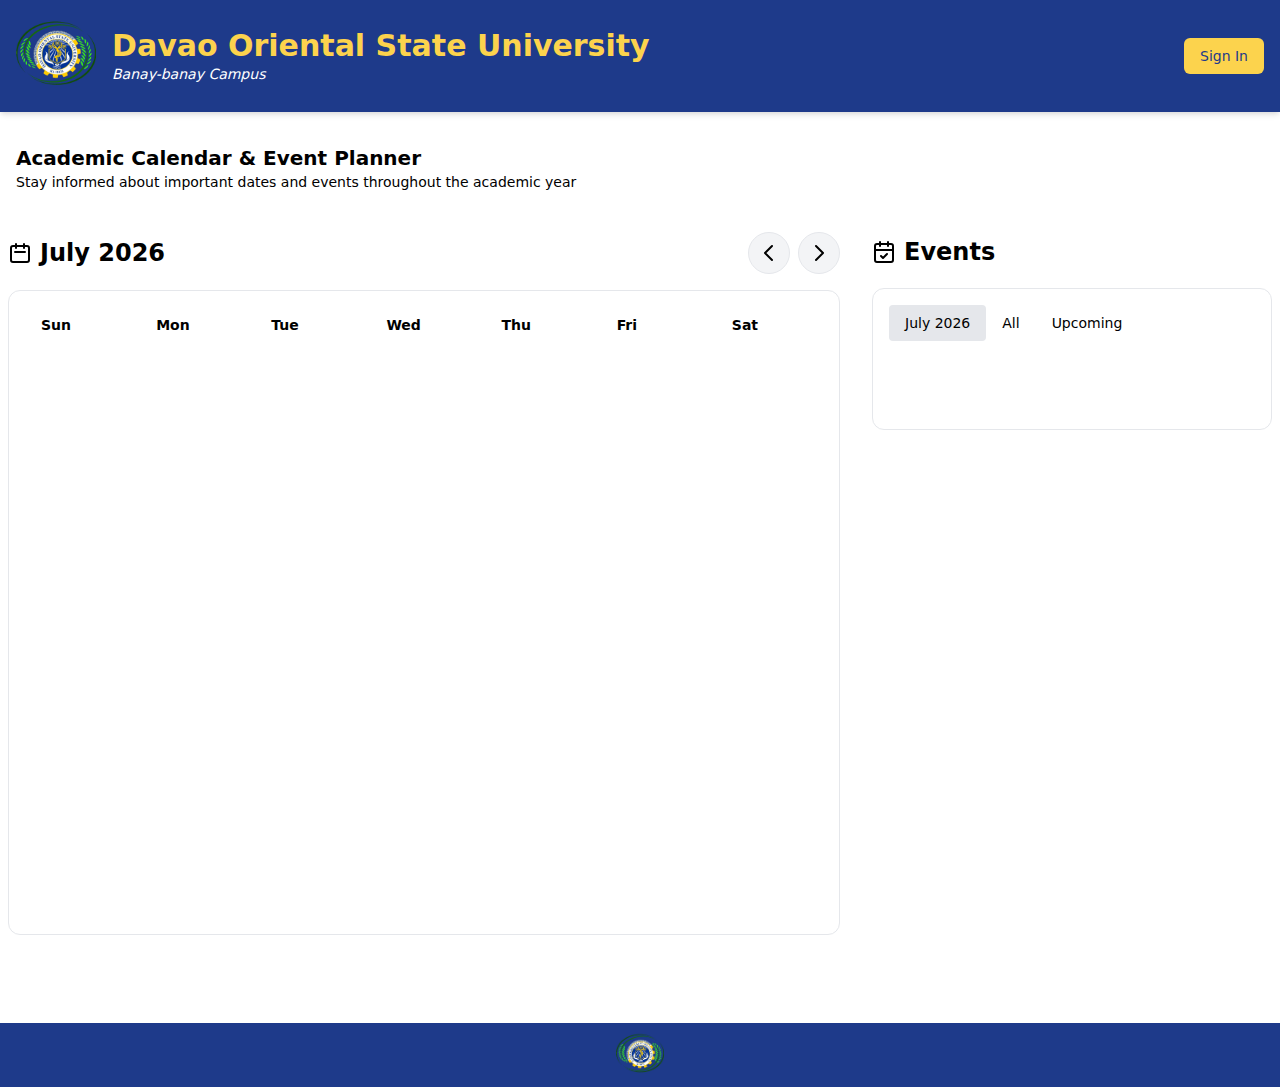
<file: index.html>
<!DOCTYPE html>
<html lang="en">
<head>
    <meta charset="UTF-8">
    <meta name="viewport" content="width=device-width, initial-scale=1.0">
    <title>Dorsu Event Calendar</title>
    <link rel="stylesheet" href="assets/css/tailwind.min.css">
    <link rel="stylesheet" href="assets/css/style.css">
    <link rel="shortcut icon" href="assets/img/dorsu-logo-bc.png" type="image/x-icon">
<body class="min-h-screen relative">
    <!-- header -->
    <header class="bg-blue-900 text-white shadow-md mb-4 p-4">
        <div class="max-w-7xl mx-auto">
          <div class="flex items-center justify-between">
            <div class="flex items-center">
              <img class="h-16 md:h-20 w-16 md:w-20" src="../assets/img/dorsu-logo-bc.png" alt="DOrSU Logo">
              <div class="ml-4">
                <h1 class="text-2xl sm:text-3xl font-bold text-yellow-300">Davao Oriental State University</h1>
                <p class="text-sm italic">Banay-banay Campus</p>
              </div>
            </div>
            <div class="flex items-center">
              <a href="auth/signin.html" class="bg-yellow-300 hover:bg-yellow-400 text-blue-900 text-sm font-medium py-2 px-4 rounded-md transition duration-300 ease-in-out focus:outline-none focus:ring-2 focus:ring-offset-2 focus:ring-red-500">
                Sign In
              </a>
            </div>
          </div>
        </div>
      </header>
        <div class="w-full flex items-center p-4 justify-center mb-4">
            <div class="max-w-7xl mx-auto w-full">
                    <div class="flex flex-col items-center justify-center rounded-2xl w-full h-full">
                        <div class="flex flex-col w-full">
                            <p class="text-xl font-bold">Academic Calendar & Event Planner</p>
                            <p class="text-sm">Stay informed about important dates and events throughout the academic year</p>
                        </div>
                    </div>
  
            </div>
        </div>
        
    <!-- main -->
    <div class="max-w-7xl mx-auto mb-4 md:mb-20">
        <!-- Main Content -->
        <div class="rounded-xl space-y-16 p-2">
            <div class="grid grid-cols-1 lg:grid-cols-3 gap-8">
                <div class="lg:col-span-2 space-y-4 rounded-xl bg-white">
                    <div class="w-full flex justify-between items-center">
                        <h2 class="text-2xl font-bold flex items-center ">
                            <svg xmlns="http://www.w3.org/2000/svg" class="h-6 w-6 mr-2" fill="none" viewBox="0 0 24 24" stroke="currentColor">
                                <path stroke-linecap="round" stroke-linejoin="round" stroke-width="2" d="M8 7V3m8 4V3m-9 8h10M5 21h14a2 2 0 002-2V7a2 2 0 00-2-2H5a2 2 0 00-2 2v12a2 2 0 002 2z" />
                            </svg>
                            <span id="currentMonthYear"></span>
                        </h2>
                        <div class="flex space-x-2">
                            <button id="prevMonth" class="p-2 rounded-full border bg-gray-100">
                                <svg xmlns="http://www.w3.org/2000/svg" class="h-6 w-6" fill="none" viewBox="0 0 24 24" stroke="currentColor">
                                    <path stroke-linecap="round" stroke-linejoin="round" stroke-width="2" d="M15 19l-7-7 7-7" />
                                </svg>
                            </button>
                            <button id="nextMonth" class="p-2 rounded-full border bg-gray-100">
                                <svg xmlns="http://www.w3.org/2000/svg" class="h-6 w-6" fill="none" viewBox="0 0 24 24" stroke="currentColor">
                                    <path stroke-linecap="round" stroke-linejoin="round" stroke-width="2" d="M9 5l7 7-7 7" />
                                </svg>
                            </button>
                        </div>
                    </div>
                    <div id="calendar" class="space-y-2 rounded-xl border p-4"></div>
                </div>
                <div class="rounded-lg space-y-4 relative bg-white">
                    <div class="h-10 w-full flex justify-between items-center">
                        <h2 class="text-2xl font-bold flex items-center ">
                            <svg xmlns="http://www.w3.org/2000/svg" class="h-6 w-6 mr-2" width="24" height="24" viewBox="0 0 24 24" fill="none" stroke="currentColor" stroke-width="2" stroke-linecap="round" stroke-linejoin="round" class="lucide lucide-calendar-check">
                                <path d="M8 2v4"/><path d="M16 2v4"/><rect width="18" height="18" x="3" y="4" rx="2"/><path d="M3 10h18"/><path d="m9 16 2 2 4-4"/>
                            </svg>
                            <span id="currentMonthYear">Events</span>
                        </h2>
                    </div>
                    <div class="space-y-4 rounded-xl overflow-hidden border p-4">
                        <div class="flex">
                            <button class="w-full sm:w-auto rounded py-2 px-4 text-xs sm:text-sm font-medium text-center bg-gray-200" onclick="showTab('thisMonth')" id="thisMonthTab">
                                This Month's Events
                            </button>
                            <button class="w-full sm:w-auto rounded py-2 px-4 text-xs sm:text-sm font-medium text-center" onclick="showTab('all')" id="allTab">
                                All
                            </button>
                            <button class="w-full sm:w-auto rounded py-2 px-4 text-xs sm:text-sm font-medium text-center" onclick="showTab('upcoming')" id="upcomingTab">
                                Upcoming
                            </button>
                        </div>
                        <div class="">
                            
                        </div>
                        <div id="monthEvents" class="overflow-y-auto relative space-y-2" style="max-height: 560px;">
                           
                            
                        </div>
                        <!-- <div class="bg-gradient-to-t from-white to-blue-0 absolute h-1/6 w-full bottom-0 left-0 z-1000 rounded-b-3xl"></div> -->
                    </div>
                </div>    
            </div>
        </div>
    </div>
    <!-- footer -->
    <div class="w-full flex items-center justify-center bg-blue-900 text-white">
        <div class="max-w-7xl mx-auto w-full flex items-center justify-center p-2">
            <img src="assets/img/dorsu-logo-bc.png" alt="DOrSU Logo" class="h-12 w-12">
        </div>
    </div>
    <!-- Modal -->
    <div id="eventModal" class="hidden top-0 h-screen fixed inset-0 z-1000 bg-black bg-opacity-50 flex items-center justify-center p-4">
        <div class="bg-white m-15% mx-auto p-4 w-full md:w-4/5 max-w-md rounded-2xl fade-in">
            <span id="event-modal-btn" class="close text-gray-400 float-right text-2xl font-bold cursor-pointer hover:text-black">&times;</span>
            <h2 id="modalTitle" class="text-lg font-semibold mb-2"></h2>
            <div id="modalContent" class="space-y-2 overflow-auto" style="max-height: 400px;"></div>
        </div>
    </div>

    <script src="assets/js/script.js"></script>
</body>
</html>
</file>
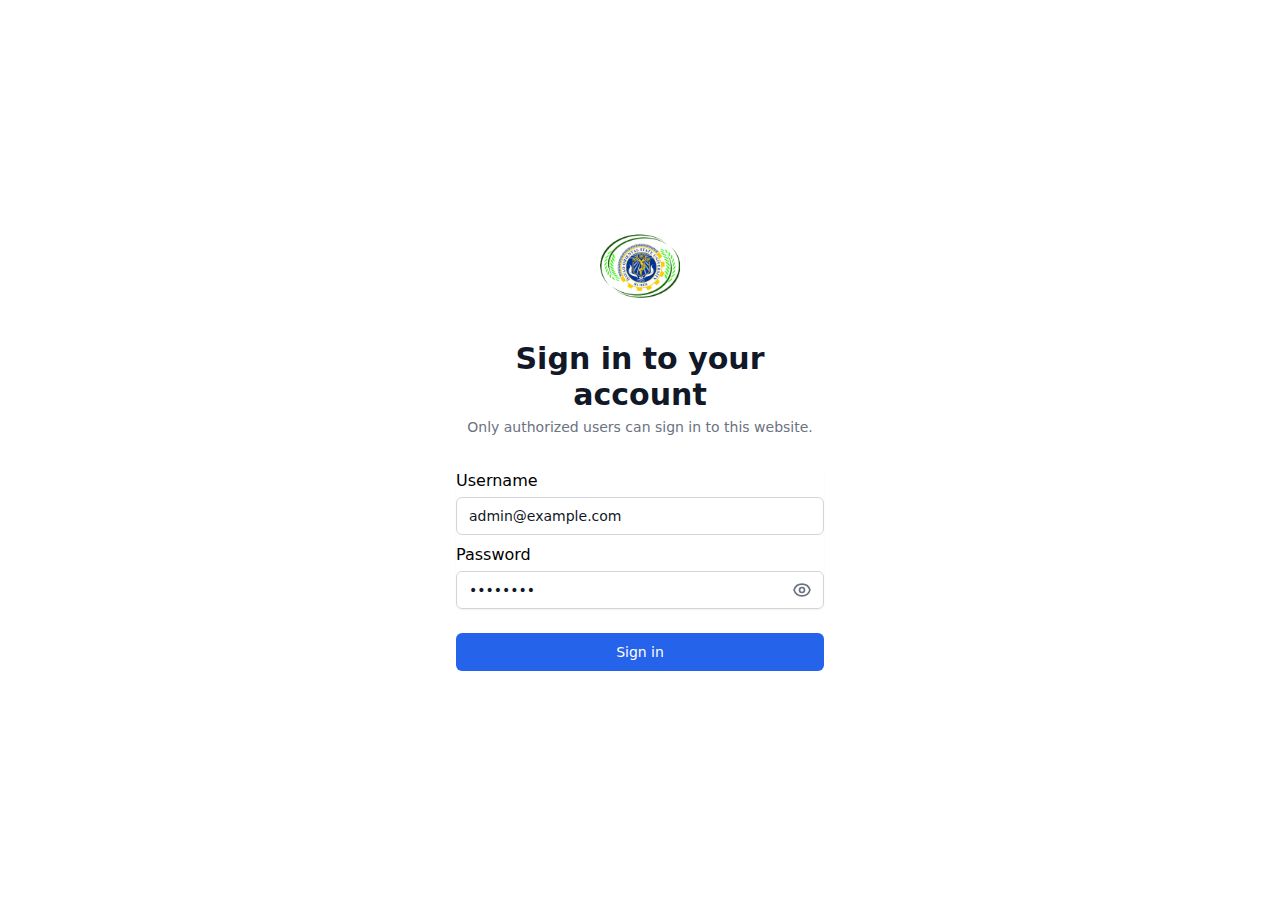
<file: admin/admin.html>
<!DOCTYPE html>
<html lang="en">
<head>
    <meta charset="UTF-8">
    <meta name="viewport" content="width=device-width, initial-scale=1.0">
    <title>Dorsu Event Calendar</title>
    <link rel="stylesheet" href="../assets/css/tailwind.min.css">
    <link rel="stylesheet" href="../assets/css/style.css">
    <link rel="shortcut icon" href="../assets/img/dorsu-logo-bc.png" type="image/x-icon">
<body class="min-h-screen relative">
    <!-- header -->
    <header class="bg-blue-900 text-white shadow-md mb-4 p-4">
      <div class="max-w-7xl mx-auto">
        <div class="flex items-center justify-between">
          <div class="flex items-center">
            <img class="h-16 md:h-20 w-16 md:w-20" src="../assets/img/dorsu-logo-bc.png" alt="DOrSU Logo">
            <div class="ml-4">
              <h1 class="text-2xl sm:text-3xl font-bold text-yellow-300">Davao Oriental State University</h1>
              <p class="text-sm italic">Banay-banay Campus</p>
            </div>
          </div>
          <div class="flex items-center">
            <span id="userDisplay" class="hidden sm:inline-block mr-4 text-sm">
              Welcome, <span id="userName" class="font-semibold"></span>
            </span>
            <button id="logoutBtn" class="bg-red-600 hover:bg-red-700 text-white text-sm font-medium py-2 px-4 rounded-md transition duration-300 ease-in-out focus:outline-none focus:ring-2 focus:ring-offset-2 focus:ring-red-500">
              Logout
            </button>
          </div>
        </div>
      </div>
    </header>

    <div class="w-full flex items-center justify-center mb-4">
      <div class="max-w-7xl mx-auto w-full p-2">
        <div class="flex flex-col items-center justify-center rounded-2xl w-full h-full">
            <div class="flex flex-col w-full">
              <p class="text-xl font-bold">Manage Academic Calendar & Event Planner</p>
            </div>
          </div>
      </div>
    </div>
    <!-- main -->
    <div class="max-w-7xl mx-auto mb-4">
        <!-- Main Content -->
        <div class="rounded-xl space-y-16 p-2">
            <div class="w-full h-auto">
                <h2 class="text-2xl font-bold text-gray-900 mb-4">Analytics</h2>
                <div class="grid grid-cols-2 md:grid-cols-3 lg:grid-cols-4 gap-2 md:gap-4" id="analytics">

                </div>
            </div>
            <div class="grid grid-cols-1 lg:grid-cols-3 gap-8">
                <div class="lg:col-span-2 space-y-4 rounded-xl bg-white">
                    <div class="w-full flex justify-between items-center">
                        <h2 class="text-2xl font-bold flex items-center ">
                            <svg xmlns="http://www.w3.org/2000/svg" class="h-6 w-6 mr-2" fill="none" viewBox="0 0 24 24" stroke="currentColor">
                                <path stroke-linecap="round" stroke-linejoin="round" stroke-width="2" d="M8 7V3m8 4V3m-9 8h10M5 21h14a2 2 0 002-2V7a2 2 0 00-2-2H5a2 2 0 00-2 2v12a2 2 0 002 2z" />
                            </svg>
                            <span id="currentMonthYear"></span>
                        </h2>
                        <div class="flex space-x-2">
                            <button id="prevMonth" class="p-2 rounded-full border bg-gray-100">
                                <svg xmlns="http://www.w3.org/2000/svg" class="h-6 w-6" fill="none" viewBox="0 0 24 24" stroke="currentColor">
                                    <path stroke-linecap="round" stroke-linejoin="round" stroke-width="2" d="M15 19l-7-7 7-7" />
                                </svg>
                            </button>
                            <button id="nextMonth" class="p-2 rounded-full border bg-gray-100">
                                <svg xmlns="http://www.w3.org/2000/svg" class="h-6 w-6" fill="none" viewBox="0 0 24 24" stroke="currentColor">
                                    <path stroke-linecap="round" stroke-linejoin="round" stroke-width="2" d="M9 5l7 7-7 7" />
                                </svg>
                            </button>
                        </div>
                    </div>
                    <div id="calendar" class="space-y-2 rounded-xl border p-4"></div>
                </div>
                <div class="rounded-lg space-y-4 relative bg-white">
                    <div class="h-10 w-full flex justify-between items-center">
                        <h2 class="text-2xl font-bold flex items-center ">
                            <svg xmlns="http://www.w3.org/2000/svg" class="h-6 w-6 mr-2" width="24" height="24" viewBox="0 0 24 24" fill="none" stroke="currentColor" stroke-width="2" stroke-linecap="round" stroke-linejoin="round" class="lucide lucide-calendar-check">
                                <path d="M8 2v4"/><path d="M16 2v4"/><rect width="18" height="18" x="3" y="4" rx="2"/><path d="M3 10h18"/><path d="m9 16 2 2 4-4"/>
                            </svg>
                            <span id="currentMonthYear">Events</span>
                        </h2>
                        <button onclick="openEventModalForm()" class="h-9 px-2 flex items-center justify-center bg-blue-600 text-white rounded">
                            <svg xmlns="http://www.w3.org/2000/svg" class="h-4 w-4" fill="none" viewBox="0 0 24 24" stroke="currentColor">
                                <path stroke-linecap="round" stroke-linejoin="round" stroke-width="2" d="M12 6v6m0 0v6m0-6h6m-6 0H6" />
                            </svg>
                            <span>Add event</span>
                        </button>
                    </div>
                    <div class="space-y-4 rounded-xl overflow-hidden border p-4">
                        <div class="flex">
                            <button class="w-full sm:w-auto rounded py-2 px-4 text-xs sm:text-sm font-medium text-center bg-gray-200" onclick="showTab('thisMonth')" id="thisMonthTab">
                                This Month's Events
                            </button>
                            <button class="w-full sm:w-auto rounded py-2 px-4 text-xs sm:text-sm font-medium text-center" onclick="showTab('all')" id="allTab">
                                All
                            </button>
                            <button class="w-full sm:w-auto rounded py-2 px-4 text-xs sm:text-sm font-medium text-center" onclick="showTab('upcoming')" id="upcomingTab">
                                Upcoming
                            </button>
                        </div>
                        <div class="">
                            
                        </div>
                        <div id="monthEvents" class="overflow-y-auto relative space-y-2" style="max-height: 560px;">
                           
                            
                        </div>
                        <!-- <div class="bg-gradient-to-t from-white to-blue-0 absolute h-1/6 w-full bottom-0 left-0 z-1000 rounded-b-3xl"></div> -->
                    </div>
                </div>    
            </div>
        </div>
    </div>
    <!-- user table -->
    <div class="max-w-7xl mx-auto mb-4 md:mb-20">
      <div class="p-2">
        <div class="flex justify-between">
          <h1 class="text-2xl font-bold mb-4">User</h1>
          <button id="open-user-modal-btn" class="h-9 px-2 flex items-center justify-center bg-blue-600 text-white rounded">
            <svg xmlns="http://www.w3.org/2000/svg" class="h-4 w-4" fill="none" viewBox="0 0 24 24" stroke="currentColor">
              <path stroke-linecap="round" stroke-linejoin="round" stroke-width="2" d="M12 6v6m0 0v6m0-6h6m-6 0H6" />
          </svg>
            <span>Add User</span>
          </button>
        </div>
        <div class="overflow-x-auto rounded-lg border">
            <table class="min-w-full table-auto">
                <thead class="bg-gray-200">
                  <tr>
                    <th scope="col" class="px-4 py-2 text-left text-xs font-medium text-gray-500 uppercase tracking-wider hidden md:table-cell">ID</th>
                    <th scope="col" class="px-4 py-2 text-left text-xs font-medium text-gray-500 uppercase tracking-wider">Name</th>
                    <th scope="col" class="px-4 py-2 text-left text-xs font-medium text-gray-500 uppercase tracking-wider hidden md:table-cell">Email</th>
                    <th scope="col" class="px-4 py-2 text-left text-xs font-medium text-gray-500 uppercase tracking-wider hidden md:table-cell">Password</th>
                    <th scope="col" class="px-4 py-2 text-left text-xs font-medium text-gray-500 uppercase tracking-wider">Actions</th>
                </tr>
                </thead>
                <tbody id="userTableBody" class="divide-y divide-gray-200">
                    
                </tbody>
            </table>
        </div>
      </div>
  </div>
    <!-- footer -->
    <div class="w-full flex items-center justify-center bg-blue-900 text-white">
        <div class="max-w-7xl mx-auto w-full flex items-center justify-center p-2">
            <img src="../assets/img/dorsu-logo-bc.png" alt="DOrSU Logo" class="h-12 w-12">
        </div>
    </div>
    <button onclick="openEventModalForm()" class="fixed flex items-center justify-center h-14 w-14 p-4 bottom-6 right-6 rounded-full bg-blue-600 text-white shadow-lg hover:bg-blue-700 transition-colors">
        <svg xmlns="http://www.w3.org/2000/svg" class="h-6 w-6" fill="none" viewBox="0 0 24 24" stroke="currentColor">
            <path stroke-linecap="round" stroke-linejoin="round" stroke-width="2" d="M12 6v6m0 0v6m0-6h6m-6 0H6" />
        </svg>
    </button>
    <!-- toast -->
    <div id="toast" class="toast position fixed top-4 left-1/2 transform -translate-x-1/2">
        <div class="p-4 rounded-md bg-white border shadow-lg">
            <p>Sample Toast Message</p>
        </div>
    </div>
  
    <!-- Modal -->
     <!-- day event modal -->
    <div id="eventModal" class="fixed hidden inset-0 z-50 overflow-y-auto bg-black bg-opacity-50">
      <div class="flex min-h-screen fade-in items-center justify-center px-2 py-8">
        <div class="w-full max-w-md rounded-lg bg-white">
            <div class="flex flex-col p-4 space-y-4">
              <div class="w-full">
                <span id="event-modal-btn" class="close text-gray-400 float-right text-2xl font-bold cursor-pointer hover:text-black">&times;</span>
                <h2 id="modalTitle" class="text-xl font-semibold text-gray-800"></h2>
              </div>
              <div id="modalContent" class="space-y-2 overflow-auto" style="max-height: 400px;"></div>
              <div class="w-full p-0" id="day-event-btn">
              </div>
            </div>
        </div>
      </div>
    </div>
    <!-- add event modal -->
    <div id="add-event-modal" class="fixed hidden inset-0 z-50 overflow-y-auto bg-black bg-opacity-50">
        <div class="flex min-h-screen fade-in items-center justify-center px-2 py-8">
          <div class="w-full max-w-md rounded-lg bg-white shadow-xl" id="modal-container">
            <div class="flex items-center justify-between border-gray-200 px-6 py-4">
              <h2 id="add-event-modal-header-title" class="text-xl font-semibold text-gray-800">Add Event</h2>
              <button id="close-add-event" class="text-gray-400 hover:text-gray-600 focus:outline-none">
                <svg class="h-6 w-6" fill="none" stroke="currentColor" viewBox="0 0 24 24" xmlns="http://www.w3.org/2000/svg">
                  <path stroke-linecap="round" stroke-linejoin="round" stroke-width="2" d="M6 18L18 6M6 6l12 12"></path>
                </svg>
              </button>
            </div>
            <form id="eventForm" class="px-6 py-4">
              <div class="space-y-4">
                <div>
                  <label for="title" class="block text-sm font-medium text-gray-700">Title</label>
                  <input type="text" id="title" name="title" placeholder="Event title" required
                    class="mt-1 h-9 px-2 bg-gray-100 bg-opacity-80 block w-full rounded-md border-gray-300">
                </div>
                <div>
                  <label for="date" class="block text-sm font-medium text-gray-700">Date</label>
                  <input type="date" id="date" name="date" required
                    class="mt-1 h-9 px-2 bg-gray-100 bg-opacity-80 block w-full rounded-md border-gray-300">
                </div>
                <div class="grid grid-cols-2 gap-4">
                  <div>
                    <label for="startTime" class="block text-sm font-medium text-gray-700">Start Time</label>
                    <input type="time" id="startTime" name="startTime" required
                      class="mt-1 h-9 px-2 bg-gray-100 bg-opacity-80 block w-full rounded-md border-gray-300">
                  </div>
                  <div>
                    <label for="endTime" class="block text-sm font-medium text-gray-700">End Time</label>
                    <input type="time" id="endTime" name="endTime" required
                      class="mt-1 h-9 px-2 bg-gray-100 bg-opacity-80 block w-full rounded-md border-gray-300">
                  </div>
                </div>
                <div>
                  <label for="description" class="block text-sm font-medium text-gray-700">Description</label>
                  <textarea id="description" name="description" rows="3"
                    class="mt-1 block p-2 w-full bg-gray-100 h-44 bg-opacity-80 rounded-md border-gray-300 focus:border-blue-500 focus:ring focus:ring-blue-200 focus:ring-opacity-50"></textarea>
                </div>
                <div>
                  <label for="Venue" class="block text-sm font-medium text-gray-700">Title</label>
                  <input type="text" id="venue" name="venue" placeholder="Event Venue" required
                    class="mt-1 h-9 px-2 bg-gray-100 bg-opacity-80 block w-full rounded-md border-gray-300">
                </div>
                <div>
                  <label for="type" class="block text-sm font-medium text-gray-700">Type</label>
                  <select id="type" name="type" required
                    class="mt-1 h-9 px-2 bg-gray-100 bg-opacity-80 block w-full rounded-md border-gray-300">
                    <!-- Options will be added dynamically -->
                  </select>
                </div>
                <div class="flex flex-col justify-start w-full">
                  <label for="customType" class="block text-sm font-medium text-gray-700">Custom Type</label>
                  <div class="flex items-center gap-2">
                    <input type="text" id="customType" placeholder="Add custom type"
                    class="mt-1 h-9 px-2 bg-gray-100 bg-opacity-80 block w-full rounded-md border-gray-300 shadow-sm">
                  <button type="button" id="addCustomTypeBtn"
                    class="inline-flex h-9 px-4 items-center rounded-md bg-blue-600 text-white ">
                    Add
                  </button>
                  </div>
                </div>
                <div>
                  <label class="block text-sm font-medium text-gray-700">Color</label>
                  <div class="mt-2 flex flex-wrap gap-1" id="colorOptions">
                    <!-- Color options will be added dynamically -->
                  </div>
                  <input type="hidden" id="color" name="color" required>
                </div>
              </div>
              <div class="mt-6 flex justify-end space-x-3">
                <button type="button" id="cancel-btn"
                class="inline-flex h-9 text-gray-700 px-4 items-center rounded-md bg-gray-100 text-white ">
                  Cancel
                </button>
                <button type="submit"
                  class="inline-flex h-9 px-4 items-center rounded-md bg-blue-600 text-white ">
                  Save Event
                </button>
              </div>
            </form>
          </div>
        </div>
    </div>
    <!-- delete event modal -->
    <div id="delete-event-modal" class="fixed hidden inset-0 z-50 overflow-y-auto bg-black bg-opacity-50">
      <div class="flex min-h-screen fade-in items-center justify-center px-2 py-8">
        <div class="w-full max-w-md rounded-lg bg-white">
            <div class="flex flex-col p-4 space-y-4">
              <div class="w-full">
                <span id="event-modal-btn" class="close text-gray-400 float-right text-2xl font-bold cursor-pointer hover:text-black">&times;</span>
                <h2 id="modalTitle" class="text-lg font-semibold">Confirm Delete</h2>
              </div>
              <div class="flex flex-col gap-4">
                <p>Are you sure you want to delete this event?</p>
                <div class="flex justify-end items-center w-full gap-2">
                  <button class="h-9 px-4 flex items-center justify-center bg-gray-200 rounded" id="close-delete-event-modal">Cancel</button>
                  <button class="h-9 px-4 flex items-center justify-center bg-red-600 text-white rounded" id="confirmDeleteButton">Delete</button>
                  
                </div>
            </div>
            </div>
        </div>
      </div>
    </div>
    <div id="addUserModal" class="fixed hidden inset-0 z-50 overflow-y-auto bg-black bg-opacity-50">
      <div class="flex min-h-screen fade-in items-center justify-center px-2 py-8">
          <div class="w-full max-w-md rounded-lg bg-white">
              <div class="flex flex-col p-4 space-y-4">
                  <div class="w-full">
                      <span id="user-modal-btn" onclick="closeAddUserModal()" class="close text-gray-400 float-right text-2xl font-bold cursor-pointer hover:text-black">&times;</span>
                      <h2 id="user-modal-title" class="text-xl font-semibold text-gray-800">Add New User</h2>
                  </div>
                  <div class="mt-2">
                      <form id="user-form">
                          <label for="name">Name</label>
                          <input type="text" id="name" placeholder="Name" name="name" class="mb-3 px-3 py-2 border rounded-md w-full" required>
                          <label for="email">Email</label>
                          <input type="email" id="email" placeholder="Email" name="email" class="mb-3 px-3 py-2 border rounded-md w-full" required>
                          <label for="password">Password</label>
                          <input type="password" id="password" placeholder="Password" name="password" class="mb-3 px-3 px-3 py-2 border rounded-md w-full" required>
                          <div class="flex items-center gap-2">
                              <button id="cancelUserBtn" type="button" onclick="closeAddUserModal()" class="px-4 py-2 bg-gray-100 text-gray-700 text-base font-medium rounded-md w-full shadow-sm">
                                  Cancel
                              </button>
                              <button id="addUserBtn" type="submit" class="px-4 py-2 bg-blue-500 text-white text-base font-medium rounded-md w-full shadow-sm hover:bg-blue-700 focus:outline-none focus:ring-2 focus:ring-blue-300">
                                  Save
                              </button>
                          </div>
                      </form>
                  </div>
              </div>
          </div>
      </div>
  </div>
  
    
    <script>
      const loggedInUser = JSON.parse(localStorage.getItem('loggedInUser'));
      
      if (!loggedInUser || !loggedInUser.token) {
          window.location.href = '/auth/signin.html';
      }
      
      if (loggedInUser && loggedInUser.name) {
        document.getElementById('userName').textContent = loggedInUser.name;
      }
      
      document.getElementById('logoutBtn').addEventListener('click', function() {
        localStorage.removeItem('loggedInUser');
        window.location.href = '/auth/signin.html';
      });
    </script>
    <script src="../assets/js/admin.js"></script>
    <script src="../assets/js/event-modal.js"></script>
    <script src="../assets/js/user-table.js"></script>
</body>
</html>
</file>
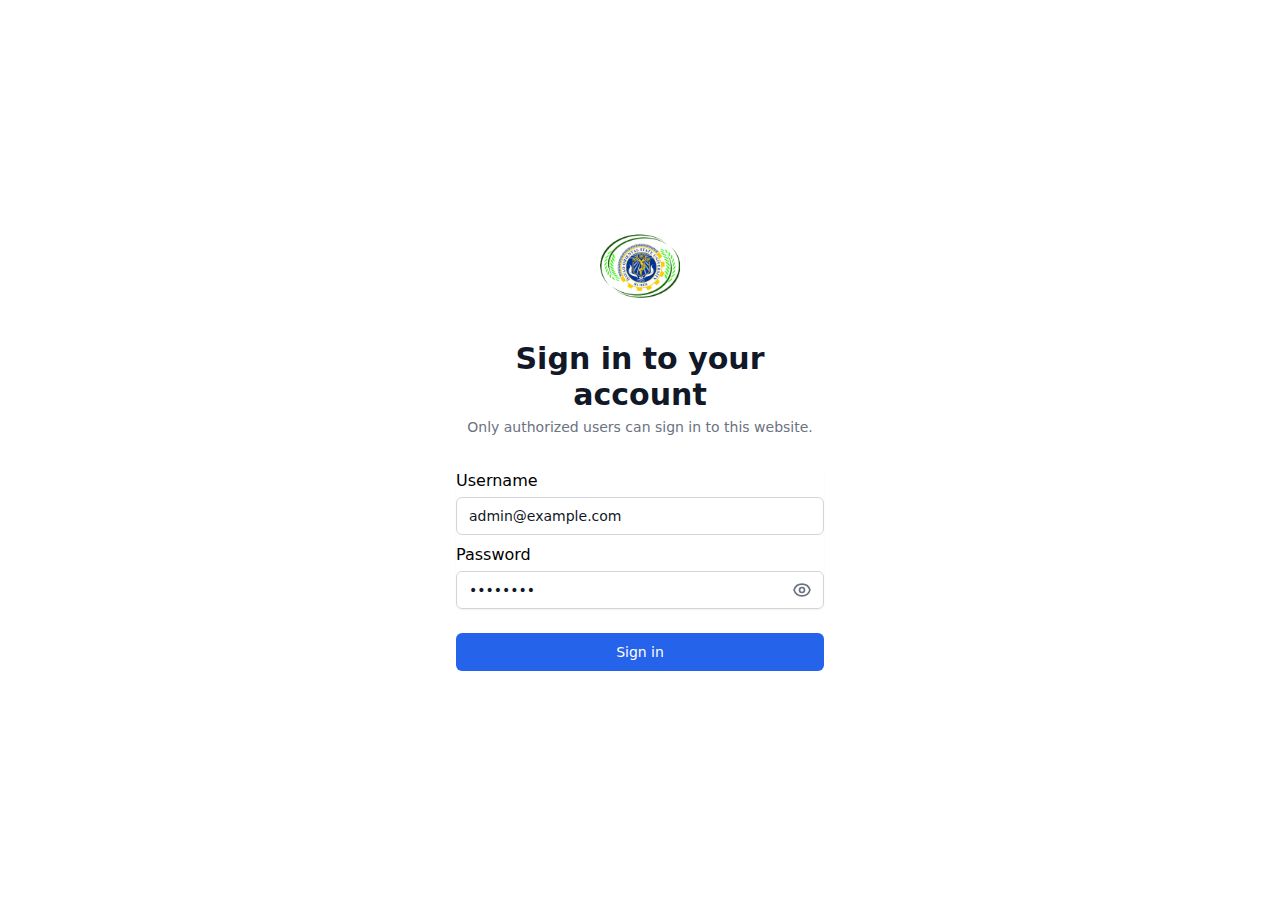
<file: auth/signin.html>
<!DOCTYPE html>
<html lang="en">
<head>
    <meta charset="UTF-8">
    <meta name="viewport" content="width=device-width, initial-scale=1.0">
    <title>Login - Dorsu Event Calendar</title>
    <link rel="stylesheet" href="../assets/css/style.css">
    <link rel="stylesheet" href="../assets/css/tailwind.min.css">
    <link rel="shortcut icon" href="../assets/img/dorsu-logo-bc.png" type="image/x-icon">
</head>
<body class="min-h-screen flex flex-col">
    <!-- Login Form -->
    <div class="flex-grow flex items-center justify-center px-4">
        <div class="max-w-md w-full space-y-8 bg-white p-10 rounded-xl">
            <div class="flex flex-col items-center space-y-4">
                <!-- Logo inside login form -->
                <a href="../index.html" class="">
                    <img src="../assets/img/dorsu-logo-bc.png" alt="DOrSU Logo" class="h-16 md:h-20 w-16 md:w-20">
                </a>
                
                <div class="text-center space-y-1">
                    <h2 class="mt-4 text-3xl font-extrabold text-gray-900">
                        Sign in to your account
                    </h2>
                    <p class="text-gray-500 text-sm">Only authorized users can sign in to this website.</p>
                </div>
            </div>
            <form class="mt-8 space-y-6" id="loginForm">
                <input type="hidden" name="remember" value="true">
                <div class="rounded-md shadow-sm space-y-2">
                    <div class="space-y-1">
                        <label for="username">Username</label>
                        <input id="username" name="username" type="text" value="admin@example.com" required class="appearance-none rounded-md relative block w-full px-3 py-2 border border-gray-300 placeholder-gray-500 text-gray-900 focus:outline-none focus:ring-blue-500 focus:border-blue-500 focus:z-10 sm:text-sm" placeholder="Username">
                    </div>
                    <div class="space-y-1">
                        <label for="password">Password</label>
                        <div class="relative">
                            <input id="password" name="password" type="password" value="admin123" required class="appearance-none rounded-md relative block w-full px-3 py-2 border border-gray-300 placeholder-gray-500 text-gray-900 focus:outline-none focus:ring-blue-500 focus:border-blue-500 focus:z-10 sm:text-sm" placeholder="Password">
                            <button type="button" id="togglePassword" class="absolute inset-y-0 right-0 pr-3 flex items-center text-sm leading-5">
                                <svg class="h-5 w-5 text-gray-500" fill="none" viewBox="0 0 24 24" stroke="currentColor">
                                    <path stroke-linecap="round" stroke-linejoin="round" stroke-width="2" d="M15 12a3 3 0 11-6 0 3 3 0 016 0z" />
                                    <path stroke-linecap="round" stroke-linejoin="round" stroke-width="2" d="M2.458 12C3.732 7.943 7.523 5 12 5c4.478 0 8.268 2.943 9.542 7-1.274 4.057-5.064 7-9.542 7-4.477 0-8.268-2.943-9.542-7z" />
                                </svg>
                            </button>
                        </div>
                    </div>
                </div>

                <div>
                    <button type="submit" id="submitButton" class="group relative w-full flex justify-center py-2 px-4 border border-transparent text-sm font-medium rounded-md text-white bg-blue-600 hover:bg-blue-700 focus:outline-none focus:ring-2 focus:ring-offset-2 focus:ring-blue-500">
                        <span id="buttonText">Sign in</span>
                        <span id="loadingSpinner" class="hidden ml-2 animate-spin border-2 border-t-2 border-white rounded-full w-4 h-4 border-t-transparent"></span>
                    </button>
                </div>
            </form>
        </div>
    </div>

    <div id="toast" class="toast position fixed top-4 left-1/2 transform -translate-x-1/2">
        <div class="p-4 rounded-md bg-white border shadow-lg">
            <p>Sample Toast Message</p>
        </div>
    </div>

    <script>
        const loggedInUser = JSON.parse(localStorage.getItem('loggedInUser'));

        if (loggedInUser && loggedInUser.token) {
            window.location.href = '/admin/admin.html';
        }

        const storedUsers = JSON.parse(localStorage.getItem('users')) || [];
    
        if (storedUsers.length === 0) {
            storedUsers.push({ id: 1, name: 'Admin User', email: 'admin@example.com', password: 'admin123' });
            localStorage.setItem('users', JSON.stringify(storedUsers));
        }
    
        document.getElementById('loginForm').addEventListener('submit', function(e) {
            e.preventDefault();
            
            const username = document.getElementById('username').value;
            const password = document.getElementById('password').value;

            document.getElementById('buttonText').classList.add('hidden');
            document.getElementById('loadingSpinner').classList.remove('hidden');
    
            setTimeout(() => {
                const authenticatedUser = storedUsers.find(user => user.email === username && user.password === password);
                
                if (authenticatedUser) {
                    const token = `token-${authenticatedUser.id}`;
                    
                    localStorage.setItem('loggedInUser', JSON.stringify({
                        ...authenticatedUser,
                        token: token
                    }));
                    window.location.href = '/admin/admin.html';
                } else {
                    showToast('Invalid username or password');
                }
                document.getElementById('buttonText').classList.remove('hidden');
                document.getElementById('loadingSpinner').classList.add('hidden');
            }, 2000);
        });

        function showToast(message) {
            const toast = document.getElementById('toast');
            const toastContent = toast.querySelector('p');
            
            toastContent.textContent = message;

            toast.classList.add('show');
            
            setTimeout(() => {
                toast.classList.add('fade-out');
            }, 2000);

            setTimeout(() => {
                toast.classList.remove('show', 'fade-out');
            }, 2500);
        }

        // Show password functionality
        const togglePassword = document.getElementById('togglePassword');
        const password = document.getElementById('password');

        togglePassword.addEventListener('click', function () {
            const type = password.getAttribute('type') === 'password' ? 'text' : 'password';
            password.setAttribute('type', type);
            
            // Toggle the eye icon
            this.querySelector('svg').innerHTML = type === 'password' 
                ? '<path stroke-linecap="round" stroke-linejoin="round" stroke-width="2" d="M15 12a3 3 0 11-6 0 3 3 0 016 0z" /><path stroke-linecap="round" stroke-linejoin="round" stroke-width="2" d="M2.458 12C3.732 7.943 7.523 5 12 5c4.478 0 8.268 2.943 9.542 7-1.274 4.057-5.064 7-9.542 7-4.477 0-8.268-2.943-9.542-7z" />'
                : '<path stroke-linecap="round" stroke-linejoin="round" stroke-width="2" d="M13.875 18.825A10.05 10.05 0 0112 19c-4.478 0-8.268-2.943-9.543-7a9.97 9.97 0 011.563-3.029m5.858.908a3 3 0 114.243 4.243M9.878 9.878l4.242 4.242M9.88 9.88l-3.29-3.29m7.532 7.532l3.29 3.29M3 3l3.59 3.59m0 0A9.953 9.953 0 0112 5c4.478 0 8.268 2.943 9.543 7a10.025 10.025 0 01-4.132 5.411m0 0L21 21" />';
        });
    </script>
</body>
</html>
</file>
<file: assets/css/style.css>
*{
    box-sizing: border-box;
    margin: 0;
    padding: 0;
}
.fade-in {
    opacity: 0;
    transform: translateY(20px);
    animation: fadeIn 0.5s forwards;
}

@keyframes fadeIn {
    to {
        opacity: 1;
        transform: translateY(0);
    }
}
.overflow-hidden {
    overflow: hidden;
}
.toast {
    animation: slideIn 0.5s ease-out forwards;
    display: none;
}

@keyframes slideIn {
    0% {
        top: -100px; 
    }
    100% {
        top: 2rem; 
    }
}

.toast.show {
    display: block;
}

.toast.fade-out {
    opacity: 0;
    transition: opacity 0.5s ease-out;
}
</file>
